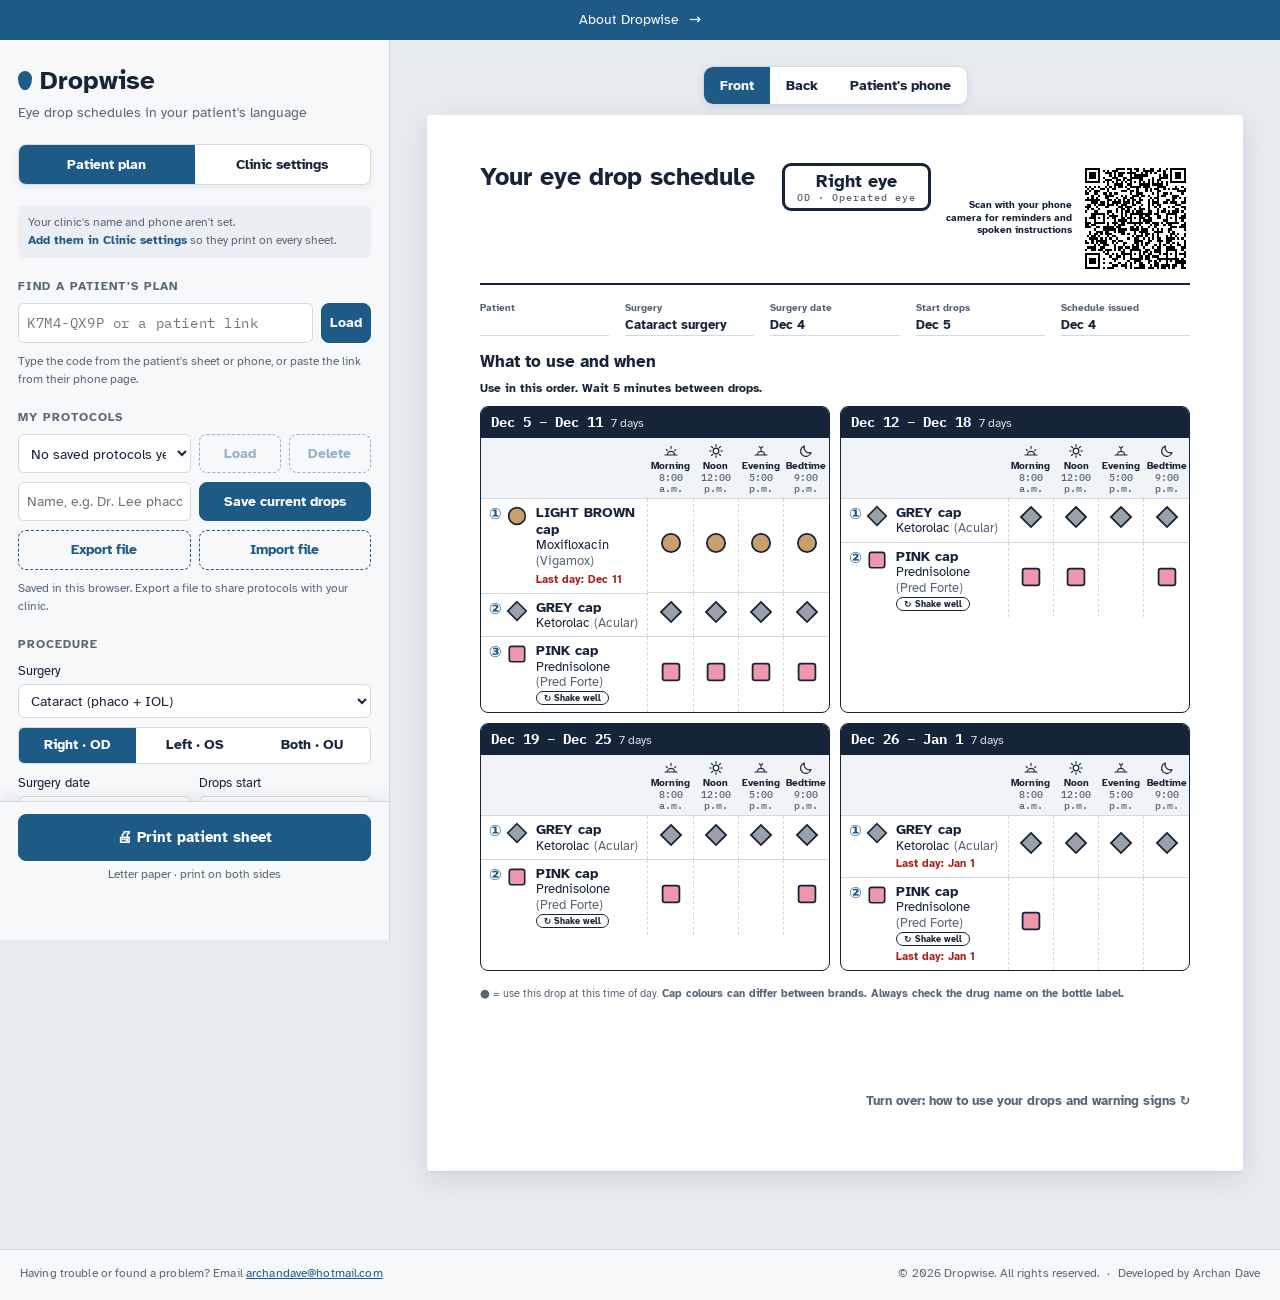
<file: index.html>
<!doctype html>
<html lang="en">
<head>
<meta charset="utf-8">
<meta name="viewport" content="width=device-width, initial-scale=1, viewport-fit=cover">
<title>Dropwise</title>
<meta name="description" content="Build eye drop schedules and patient sheets in eleven languages, after eye surgery and for glaucoma.">
<link rel="icon" href="icon.svg" type="image/svg+xml">
<link rel="preconnect" href="https://fonts.googleapis.com">
<link rel="stylesheet" href="https://fonts.googleapis.com/css2?family=Atkinson+Hyperlegible:wght@400;700&family=IBM+Plex+Mono:wght@500&family=Noto+Sans+Gurmukhi:wght@400;700&family=Noto+Naskh+Arabic:wght@400;700&family=Noto+Sans+Devanagari:wght@400;700&display=swap">
<link rel="stylesheet" href="css/dropwise.css">
<style>
/* Layout: clinician controls on the left; the patient sheet (front and back of one page) on a desk to the right. */
.app{display:grid;grid-template-columns:minmax(0,390px) minmax(0,1fr);min-height:100vh}
@media (max-width:960px){.app{grid-template-columns:minmax(0,1fr)}}

.panel{background:var(--panel);border-right:1px solid var(--rule);padding:22px 18px 40px;display:flex;flex-direction:column;gap:20px}
@media (min-width:961px){.panel{position:sticky;top:0;height:100vh;overflow-y:auto}}
@media (max-width:960px){.panel{border-right:0;border-bottom:1px solid var(--rule);padding-inline:16px}}
.brand h1{margin:0;font-size:1.6rem;display:flex;align-items:center;gap:8px}
.brand p{margin:2px 0 0;color:var(--muted);font-size:.9rem}
.drop-mark{width:14px;height:19px;background:var(--accent);border-radius:50%/60% 60% 40% 40%;transform:rotate(180deg);display:inline-block}
fieldset{border:0;margin:0;padding:0;display:flex;flex-direction:column;gap:9px}
legend{font-size:.72rem;font-weight:700;letter-spacing:.09em;text-transform:uppercase;color:var(--muted);padding:0;margin-bottom:8px}
label{display:flex;flex-direction:column;gap:3px;font-size:.84rem}
.row{display:grid;grid-template-columns:1fr 1fr;gap:8px}
.row3{display:grid;grid-template-columns:1fr 1fr 1fr;gap:8px}
input,select,textarea{font-size:.9rem;color:var(--ink);background:var(--field);border:1px solid var(--rule);border-radius:6px;padding:6px 8px;min-width:0;width:100%}
textarea{font-family:var(--f-mono);font-size:.78rem;line-height:1.45;resize:vertical}
.seg{display:grid;grid-auto-flow:column;grid-auto-columns:1fr;border:1px solid var(--rule);border-radius:6px;overflow:hidden}
.seg input{position:absolute;opacity:0;width:1px;height:1px}
.seg label{flex-direction:row;justify-content:center;padding:7px 4px;cursor:pointer;font-weight:700;background:var(--field);font-size:.85rem}
.seg input:checked+label{background:var(--accent);color:var(--accent-ink)}
.seg input:focus-visible+label{outline:2px solid var(--accent);outline-offset:-3px}
.check{flex-direction:row;align-items:center;gap:8px}.check input{width:auto}
.stack{display:flex;flex-direction:column;gap:10px}
.card{border:1px solid var(--rule);border-radius:8px;background:var(--field);padding:10px;display:flex;flex-direction:column;gap:8px}
.card-head{display:flex;align-items:center;gap:8px}.card-head select,.card-head input{flex:1}
.phases{list-style:none;margin:0;padding:0;display:flex;flex-direction:column;gap:5px}
.phases li{display:grid;grid-template-columns:minmax(0,1.5fr) minmax(0,.9fr) auto auto;align-items:center;gap:6px;font-size:.8rem;color:var(--muted)}
.phases select,.phases input{padding:4px 6px;font-size:.82rem}
.phases .ongoing{display:flex;flex-direction:row;align-items:center;gap:4px;white-space:nowrap;font-size:.78rem}
.phases .ongoing input{width:auto}
.x{border:0;background:transparent;color:var(--muted);font-size:1.1rem;line-height:1;cursor:pointer;padding:4px 6px;border-radius:4px}
.x:hover{color:var(--warn)}
.link{border:0;background:transparent;color:var(--accent);font-size:.84rem;font-weight:700;cursor:pointer;padding:2px 0;align-self:flex-start}
.btn{border:1px dashed var(--accent);background:transparent;color:var(--accent);font-weight:700;border-radius:8px;padding:8px;cursor:pointer;font-size:.88rem}
.btn.solid{border-style:solid;background:var(--accent);color:var(--accent-ink)}
.btn:disabled{opacity:.45;cursor:not-allowed}
.btns{display:grid;grid-template-columns:1fr 1fr;gap:8px}
.hint{font-size:.78rem;color:var(--muted);margin:0}
.basis{font-size:.8rem;color:var(--muted);border-top:1px solid var(--rule);padding-top:14px;display:flex;flex-direction:column;gap:6px}
.basis strong{color:var(--ink)}.basis a{color:var(--accent)}.basis ul{margin:0;padding-inline-start:18px}
.status{font-size:.8rem;color:var(--good);min-height:1.2em}
/* Preview switcher */
.view-seg{display:inline-flex;border:1px solid var(--rule);border-radius:10px;overflow:hidden;background:var(--field);position:sticky;top:10px;z-index:5;box-shadow:0 2px 8px rgba(20,30,45,.08)}
.view-seg button{border:0;background:transparent;color:var(--ink);padding:8px 16px;font-weight:700;font-size:.88rem;cursor:pointer}
.view-seg button[aria-selected="true"]{background:var(--accent);color:var(--accent-ink)}
.stage[data-view="front"] #back,.stage[data-view="back"] #front,.stage[data-view="phone"] .page,.stage:not([data-view="phone"]) .phone-wrap{display:none}
.phone-wrap{display:flex;flex-direction:column;align-items:center;gap:10px}
.phone-frame{width:390px;max-width:100%;height:780px;border:10px solid #16243a;border-radius:42px;overflow:hidden;background:var(--desk);box-shadow:0 10px 30px rgba(20,30,45,.18)}
.phone-frame iframe{width:100%;height:100%;border:0;display:block}
.phone-wrap .hint{max-width:390px;text-align:center}
/* Panel tabs: patient plan / clinic settings */
.ptabs{flex:none;display:grid;grid-template-columns:1fr 1fr;border:1px solid var(--rule);border-radius:8px;overflow:hidden;background:var(--field);position:sticky;top:0;z-index:4;box-shadow:0 -12px 0 var(--panel),0 2px 6px rgba(20,30,45,.08)}
@media (min-width:961px){.ptabs{top:-12px}}      /* the panel's top padding is inside the scroll area, so stick 10px below its edge */
.ptabs button{border:0;background:transparent;color:var(--ink);padding:9px 6px;font-weight:700;font-size:.88rem;cursor:pointer}
.ptabs button[aria-selected="true"]{background:var(--accent);color:var(--accent-ink)}
.ptabs button:focus-visible{outline:2px solid var(--accent);outline-offset:-3px}
.ptab{flex:none;display:flex;flex-direction:column;gap:20px}
.clinic-hint{background:var(--tint);border-radius:6px;padding:8px 10px}
.clinic-hint .link{display:inline;padding:0;font-size:inherit}
.gfreq{display:grid;grid-template-columns:auto minmax(0,1fr);align-items:center;gap:8px;font-size:.84rem}
.gtimes{font-size:.76rem;color:var(--muted);margin:-2px 0 0}
.meta.m4{grid-template-columns:repeat(4,minmax(0,1fr))}
@media (max-width:640px){.meta.m4{grid-template-columns:1fr 1fr}}
/* Print button pinned to the bottom of the panel */
.print-bar{position:sticky;bottom:-40px;z-index:4;margin:0 -18px -40px;padding:12px 18px calc(16px + 40px);background:var(--panel);border-top:1px solid var(--rule);display:flex;flex-direction:column;gap:4px;box-shadow:0 -6px 12px rgba(20,30,45,.06)}
@media (max-width:960px){.print-bar{bottom:0;margin:0 -16px;padding:12px 16px}}
.print-bar .btn{padding:11px;font-size:.95rem}
.print-bar .hint{text-align:center}
/* Follow-up appointments: labelled date (with a calendar button) and optional time */
.appt-row{display:grid;grid-template-columns:minmax(0,1.35fr) minmax(0,1fr) auto;gap:8px;align-items:end}
.appt-row label{font-size:.76rem;color:var(--muted);gap:2px}
.date-wrap{display:flex;gap:4px}
.date-wrap input{flex:1}
.cal-btn{border:1px solid var(--rule);background:var(--field);border-radius:6px;padding:0 8px;cursor:pointer;color:var(--accent);display:grid;place-items:center}
.cal-btn:hover{border-color:var(--accent)}
.cal-btn svg{width:18px;height:18px}
.appt-quick{display:flex;flex-wrap:wrap;gap:5px;align-items:center;font-size:.76rem}
/* Clinic */
.logo-row{display:flex;align-items:center;gap:10px}
.logo-prev{flex:1;min-width:0;height:44px;border:1px dashed var(--rule);border-radius:6px;display:grid;place-items:center;font-size:.78rem;color:var(--muted);overflow:hidden;background:var(--field)}
.logo-prev img{max-height:40px;max-width:100%}
.clinic-line{display:flex;align-items:center;gap:12px;flex-wrap:wrap;font-size:.9em;color:var(--muted);margin-bottom:-6px}
.clinic-line img{max-height:34px;max-width:2.6in}
.clinic-line b{color:var(--ink);font-size:1.05em}
/* Drug picker */
.card{position:relative}
.dpick{flex:1;min-width:0;display:flex;align-items:center;gap:8px;border:1px solid var(--rule);border-radius:6px;background:var(--field);color:var(--ink);padding:6px 8px;cursor:pointer;text-align:start}
.dpick:hover{border-color:var(--accent)}
.dp-txt{flex:1;min-width:0;white-space:nowrap;overflow:hidden;text-overflow:ellipsis;font-size:.9rem}
.dp-txt small{color:var(--muted);font-size:.85em}
.dp-caret{color:var(--muted)}
.dpop{border:1px solid var(--accent);border-radius:8px;background:var(--field);box-shadow:0 8px 24px rgba(20,30,45,.16);padding:6px;display:flex;flex-direction:column;gap:6px}
.dpop ul{list-style:none;margin:0;padding:0;max-height:260px;overflow-y:auto}
.dpop li{display:flex;gap:8px;align-items:flex-start;padding:6px 8px;border-radius:6px;cursor:pointer;font-size:.86rem;line-height:1.3}
.dpop li .mark{margin-top:2px}
.dpop li b{font-weight:700}
.dpop li .brand{color:var(--muted)}
.dpop li small{display:block;color:var(--muted);font-size:.85em}
.dpop li.on{background:color-mix(in srgb,var(--accent) 14%,transparent)}
.dpop li.none{cursor:default;color:var(--muted)}
/* Taper blocks */
.taper{display:flex;align-items:flex-end;gap:5px;flex-wrap:wrap;padding-top:4px}
.tb{display:flex;flex-direction:column;align-items:center;gap:2px;border:0;background:none;padding:0;cursor:pointer;color:var(--ink);min-width:38px}
.tb-bar{width:38px;border-radius:6px 6px 3px 3px;background:color-mix(in srgb,var(--accent) 22%,var(--field));border:1.5px solid color-mix(in srgb,var(--accent) 45%,transparent);display:flex;align-items:flex-start;justify-content:center;padding-top:3px}
.tb-bar b{font-size:.72rem}
.tb small{font-size:.7rem;color:var(--muted);font-family:var(--f-mono)}
.tb.sel .tb-bar{background:var(--accent);border-color:var(--accent);color:var(--accent-ink)}
.tb.add .tb-bar{height:24px;background:transparent;border-style:dashed;color:var(--accent)}
.tb:focus-visible{outline:2px solid var(--accent);outline-offset:2px;border-radius:6px}
.tedit{display:flex;align-items:center;gap:6px;flex-wrap:wrap;font-size:.82rem;background:var(--tint);border-radius:6px;padding:6px 8px}
.tedit select{flex:1;min-width:8em;padding:4px 6px;font-size:.84rem}
.tedit input[type=number]{width:4.5em;padding:4px 6px;font-size:.84rem}
.tedit-lbl{font-weight:700;font-size:.78rem}
.muted{color:var(--muted)}
.quick{display:flex;align-items:center;gap:5px;flex-wrap:wrap;font-size:.76rem}
.qchip{border:1px solid var(--rule);background:var(--field);color:var(--ink);border-radius:99px;padding:3px 9px;font-size:.76rem;cursor:pointer}
.qchip:hover{border-color:var(--accent);color:var(--accent)}
.about-bar{display:flex;justify-content:center;align-items:center;gap:10px;flex-wrap:wrap;padding:9px 16px;background:var(--accent);color:var(--accent-ink);text-decoration:none;font-size:.9rem;text-align:center}
.about-bar:hover span:first-child{text-decoration:underline}
.about-bar:focus-visible{outline:3px solid var(--flu);outline-offset:-3px}
.row-btn{display:grid;grid-template-columns:minmax(0,1fr) auto;gap:8px}
.row-btn input{font-family:var(--f-mono);letter-spacing:.04em}
.code-out{font-family:var(--f-mono);font-size:1.45rem;font-weight:500;letter-spacing:.08em;text-align:center;padding:6px;border:1.5px dashed var(--accent);border-radius:8px;color:var(--ink)}
.code-out.stale{font-family:var(--f-body);font-size:.82rem;letter-spacing:0;border-color:var(--warn);text-align:start}
.hint.err{color:var(--warn)}
.code-line{margin:4px 0 0;font-size:.72em;font-weight:700;text-align:end}
.code-line b{display:block;font-family:var(--f-mono);font-size:1.5em;letter-spacing:.06em}
.site-foot{border-top:1px solid var(--rule);background:var(--panel);padding:14px 20px 18px;display:flex;justify-content:space-between;align-items:center;flex-wrap:wrap;gap:4px 24px;font-size:.76rem;color:var(--muted);letter-spacing:.01em}
.site-foot p{margin:0}
.site-foot .legal{display:flex;flex-wrap:wrap;gap:2px 8px}
@media (max-width:600px){.site-foot .sep{display:none}.site-foot .legal{flex-direction:column}}
.site-foot a{color:var(--accent)}
.fit-warn{width:100%;max-width:8.5in;margin:0;background:var(--warn-bg);color:var(--ink);border-inline-start:4px solid var(--warn);padding:8px 12px;border-radius:4px;font-size:.88rem}

/* Sheet: two sides of one letter page */
.stage{padding:26px 24px 60px;display:flex;flex-direction:column;align-items:center;gap:10px;min-width:0}
@media (max-width:960px){.stage{padding-inline:16px}}
.side-label{width:100%;max-width:8.5in;font-size:.72rem;font-weight:700;letter-spacing:.09em;text-transform:uppercase;color:var(--muted)}
.page{background:var(--paper);width:100%;max-width:8.5in;border-radius:3px;box-shadow:0 1px 2px rgba(20,30,45,.08),0 8px 28px rgba(20,30,45,.10);
  padding:.5in .55in;display:flex;flex-direction:column;gap:16px;font-size:14px;line-height:1.4;margin-bottom:18px}
@media (min-width:961px){.page{min-height:11in}}
@media (max-width:640px){.page{padding:20px 16px}}
.page:lang(ar){font-size:15px}
/* Auto-fit: the builder steps the text down until each side fits one letter page */
.page.fit1{font-size:13px;gap:12px}.page.fit2{font-size:12px;gap:9px}.page.fit3{font-size:11px;gap:7px}
.page.fit2 .pc td,.page.fit3 .pc td{padding-block:4px}
.page.fit2 .how-grid .picto,.page.fit3 .how-grid .picto{width:42px;height:42px}
.page.fit2 .how-grid li,.page.fit3 .how-grid li{grid-template-columns:42px minmax(0,1fr);padding:6px 8px;gap:8px}
.page.fit2 .how-grid,.page.fit3 .how-grid{gap:6px}
.page.fit3 .warn{padding:8px 12px}.page.fit3 .warn ul,.page.fit3 .tips{gap:2px}
.page.fit3 .missed{padding:6px 10px}
.page.fit2 .info-tbl td,.page.fit3 .info-tbl td{padding-block:3px}.page.fit3 .info-se{font-size:.86em}
.page.fit3 .s-sec{gap:5px}.page.fit3 .pc td.pc-name{padding-block:4px}
.measure{position:absolute;left:-10000px;top:0;width:8.5in!important;max-width:none!important;min-height:0!important;padding:.42in .5in!important;visibility:hidden}
.s-head{display:flex;justify-content:space-between;align-items:flex-start;gap:14px;flex-wrap:wrap;border-bottom:2px solid var(--ink);padding-bottom:10px}
.s-head h2{margin:0;font-size:1.55rem;line-height:1.15;text-wrap:balance}
/* On paper (and wide screens) the title wraps beside the eye badge and QR code instead of pushing them onto a new row */
@media (min-width:641px){.s-head{flex-wrap:nowrap}.s-head h2{flex:1 1 0;min-width:0}.head-right{flex:none}}
.measure .s-head{flex-wrap:nowrap}.measure .s-head h2{flex:1 1 0;min-width:0}.measure .head-right{flex:none}
.eye-badge{border:3px solid var(--ink);border-radius:9px;padding:5px 12px;text-align:center;font-weight:700;font-size:1.15rem;line-height:1.15}
.eye-badge small{display:block;font-family:var(--f-mono);font-size:.62rem;letter-spacing:.1em;color:var(--muted);font-weight:500}
.meta{display:grid;grid-template-columns:repeat(5,minmax(0,1fr));gap:6px 16px;margin:0}
@media (max-width:640px){.meta{grid-template-columns:1fr 1fr}}
.meta div{display:flex;flex-direction:column;gap:1px;min-width:0}
.meta dt{font-size:.72em;font-weight:700;color:var(--muted)}
.meta dt .en{display:inline;margin-inline-start:4px;font-size:1em}
.meta dd{margin:0;font-weight:700;border-bottom:1px solid var(--rule);min-height:1.5em;overflow-wrap:anywhere;font-size:.95em}
.meta dd .en{font-weight:400}
.s-sec{display:flex;flex-direction:column;gap:8px}
.s-sec h3{margin:0;font-size:1.05rem;line-height:1.2}
.s-sec h3 .en{display:inline;margin-inline-start:6px;font-size:.78em}
.bottom{display:grid;grid-template-columns:repeat(auto-fit,minmax(260px,1fr));gap:16px;align-items:start}
.head-right{display:flex;align-items:flex-start;gap:10px}
.qr-box{display:flex;align-items:center;gap:8px;max-width:2.6in}
.qr-box .qr{width:1.15in;height:1.15in;flex:none}
.qr-box .qr svg{width:100%;height:100%;display:block}
.qr-box p{margin:0;font-weight:700;font-size:.72em;line-height:1.25;text-align:end}
.qr-box p .en{font-size:.95em}
@media (max-width:640px){.head-right{flex-wrap:wrap}.qr-box{max-width:none}}
.turn{margin-top:auto;text-align:end;font-weight:700;font-size:.9em;color:var(--muted)}
.turn .en{display:inline;margin-inline-start:6px}
.s-foot{margin-top:auto;border-top:2px solid var(--ink);padding-top:10px;display:flex;justify-content:space-between;gap:14px;flex-wrap:wrap;font-weight:700}
.brandline{font-size:.7rem;color:var(--muted);font-weight:400}

@media print{
  @page{size:letter;margin:0}                        /* no margin = no browser header/footer (URL, date, page numbers) */
  .panel,.side-label,.fit-warn,.about-bar,.view-seg,.phone-wrap,.site-foot{display:none!important}
  .stage .page{display:flex!important}
  :root{--paper:#fff;--ink:#000;--muted:#3d4650;--rule:#b8c0c8;--desk:#fff;--tint:#eef1f4;color-scheme:light}
  html,body{background:#fff}
  .app{display:block;min-height:0}.stage{padding:0;display:block}
  .page{box-shadow:none;border-radius:0;max-width:none;width:8.5in;min-height:10.98in;margin:0;padding:.42in .5in;
    break-after:page;page-break-after:always;-webkit-box-decoration-break:clone;box-decoration-break:clone}
  .page:last-child{break-after:auto;page-break-after:auto}
  .how-grid{grid-template-columns:repeat(3,minmax(0,1fr))}
  .glance tr,.when-tbl tr,.how-grid li,.warn,.qr-box{break-inside:avoid}
  *{-webkit-print-color-adjust:exact;print-color-adjust:exact}
}
</style>
</head>
<body>
<a class="about-bar" href="about.html"><span>About Dropwise</span><span aria-hidden="true">→</span></a>
<div class="app">
  <aside class="panel" aria-label="Schedule settings">
    <div class="brand">
      <h1><span class="drop-mark" aria-hidden="true"></span>Dropwise</h1>
      <p>Eye drop schedules in your patient's language</p>
    </div>

    <div class="ptabs" role="tablist" aria-label="Builder sections">
      <button type="button" role="tab" id="tabPlanBtn" data-ptab="plan" aria-controls="tabPlan" aria-selected="true">Patient plan</button>
      <button type="button" role="tab" id="tabClinicBtn" data-ptab="clinic" aria-controls="tabClinic" aria-selected="false" tabindex="-1">Clinic settings</button>
    </div>

    <div class="ptab" id="tabPlan" role="tabpanel" aria-labelledby="tabPlanBtn">
    <p class="hint clinic-hint" id="clinicHint" hidden>Your clinic's name and phone aren't set. <button class="link" type="button" data-goto="clinic">Add them in Clinic settings</button> so they print on every sheet.</p>

    <fieldset>
      <legend>Find a patient's plan</legend>
      <div class="row-btn">
        <input type="text" id="codeIn" placeholder="K7M4-QX9P or a patient link" autocomplete="off" autocapitalize="characters" spellcheck="false" aria-label="Patient code or link">
        <button class="btn solid" type="button" id="codeLoad">Load</button>
      </div>
      <p class="hint" id="codeMsg" role="status">Type the code from the patient's sheet or phone, or paste the link from their phone page.</p>
    </fieldset>

    <fieldset>
      <legend>My protocols</legend>
      <div class="row">
        <select id="protoList" aria-label="Saved protocols"></select>
        <div class="btns"><button class="btn" type="button" id="protoLoad">Load</button><button class="btn" type="button" id="protoDelete">Delete</button></div>
      </div>
      <div class="row">
        <input type="text" id="protoName" placeholder="Name, e.g. Dr. Lee phaco">
        <button class="btn solid" type="button" id="protoSave">Save current drops</button>
      </div>
      <div class="btns">
        <button class="btn" type="button" id="protoExport">Export file</button>
        <button class="btn" type="button" id="protoImportBtn">Import file</button>
      </div>
      <input type="file" id="protoImport" accept=".json,application/json" hidden>
      <p class="hint">Saved in this browser. Export a file to share protocols with your clinic.</p>
    </fieldset>

    <fieldset>
      <legend>Procedure</legend>
      <label>Surgery<select id="surgery"></select></label>
      <div class="stack" id="customFields" hidden>
        <label>Surgery name<input type="text" id="sn" maxlength="60" placeholder="e.g. Ahmed valve, pterygium excision"></label>
        <label>Name in patient's language (optional)<input type="text" id="snl" maxlength="60" placeholder="Leave blank to show the name above"></label>
        <button class="btn solid" type="button" id="saveSurgery">Save as a new surgery</button>
        <p class="hint">Set up the drops below, then save. Saved surgeries appear in the Surgery list on this computer. Export them under My protocols to share with your clinic.</p>
      </div>
      <div class="seg" role="radiogroup" aria-label="Operated eye" id="eyeSeg">
        <input type="radio" name="eye" id="eyeR" value="R" checked><label for="eyeR">Right · OD</label>
        <input type="radio" name="eye" id="eyeL" value="L"><label for="eyeL">Left · OS</label>
        <input type="radio" name="eye" id="eyeB" value="B"><label for="eyeB">Both · OU</label>
      </div>
      <div class="row" id="dateRow">
        <label id="sdateLbl">Surgery date<input type="date" id="sdate"></label>
        <label><span id="startTxt">Drops start</span><input type="date" id="start"></label>
      </div>
    </fieldset>

    <fieldset>
      <legend>Patient sheet</legend>
      <label>Language<select id="lang"></select></label>
      <label class="check"><input type="checkbox" id="bi" checked> Show English under each line</label>
      <label>Patient name<input type="text" id="patient" placeholder="Leave blank to handwrite" autocomplete="off"></label>
      <p class="hint">The patient name prints on the sheet only. It is never put in the QR code or link.</p>
    </fieldset>

    <fieldset>
      <legend id="dropsLegend">Drops &amp; taper</legend>
      <div class="stack" id="drops"></div>
      <div class="btns">
        <button class="btn" type="button" id="addDrop">+ Add a drop</button>
        <button class="btn" type="button" id="addSecond">+ Second-eye course</button>
      </div>
      <p class="hint" id="dropsHint">Tick "until told" on a last step for drops that continue indefinitely.</p>
    </fieldset>

    <fieldset id="usualSet">
      <legend>Patient's usual drops</legend>
      <div class="stack" id="usual"></div>
      <button class="btn" type="button" id="addUsual">+ Add a usual drop</button>
    </fieldset>

    <fieldset>
      <legend>Follow-up appointments</legend>
      <div class="stack" id="appts"></div>
      <button class="btn" type="button" id="addAppt">+ Add an appointment</button>
    </fieldset>

    <fieldset>
      <legend>Patient phone page</legend>
      <div class="btns">
        <a class="btn solid" id="openPatient" href="patient.html" target="_blank" rel="noopener" style="text-align:center;text-decoration:none">Open phone view</a>
        <button class="btn" type="button" id="copyLink">Copy link</button>
      </div>
      <button class="btn" type="button" id="codeMake">Create patient code</button>
      <div class="code-out" id="codeOut" hidden></div>
      <p class="hint" id="codeMakeMsg" role="status" hidden></p>
      <p class="hint">A code lets any clinic using Dropwise load this plan by typing it in. Only the drop plan is saved, never the patient's name.</p>
    </fieldset>

    <fieldset>
      <legend>Chart note</legend>
      <textarea id="note" rows="8" readonly aria-label="Chart note"></textarea>
      <button class="btn" type="button" id="copyNote">Copy chart note</button>
      <div class="status" id="status" role="status"></div>
    </fieldset>

    <div class="basis" id="basis"></div>
    <div class="print-bar">
      <button class="btn solid" type="button" id="printBtn">🖨 Print patient sheet</button>
      <span class="hint">Letter paper · print on both sides</span>
    </div>
    </div>

    <div class="ptab" id="tabClinic" role="tabpanel" aria-labelledby="tabClinicBtn" hidden>
    <fieldset>
      <legend>Your clinic</legend>
      <div class="row">
        <label>Clinic name<input type="text" id="clinic" maxlength="60" placeholder="Eye Care Centre" autocomplete="organization"></label>
        <label>Clinic phone<input type="text" id="phone" maxlength="30" placeholder="604-555-0100"></label>
      </div>
      <div class="logo-row">
        <div class="logo-prev" id="logoPrev">No logo</div>
        <div class="btns"><button class="btn" type="button" id="logoBtn">Add logo</button><button class="btn" type="button" id="logoRm" hidden>Remove</button></div>
      </div>
      <input type="file" id="logoFile" accept="image/png,image/jpeg,image/webp,image/svg+xml" hidden>
      <p class="hint">Saved on this computer and printed on every sheet. The clinic name and phone also show on the patient's phone page, so patients can call with one tap.</p>
    </fieldset>

    <p class="hint">Nothing here is sent to a server. Clinic details stay in this browser until you change or remove them.</p>
    <button class="btn solid" type="button" data-goto="plan">Done: back to the patient plan</button>
    </div>
  </aside>

  <main class="stage" id="stage" data-view="front">
    <div class="view-seg" role="tablist" aria-label="Preview">
      <button type="button" role="tab" data-view="front" aria-selected="true">Front</button>
      <button type="button" role="tab" data-view="back" aria-selected="false">Back</button>
      <button type="button" role="tab" data-view="phone" aria-selected="false">Patient's phone</button>
    </div>
    <p class="fit-warn" id="fitWarn" hidden>This schedule is too long for one page and will print on an extra sheet. Consider splitting the second-eye course onto its own sheet.</p>
    <article class="page" id="front"></article>
    <article class="page" id="back"></article>
    <div class="phone-wrap" id="phoneWrap">
      <div class="phone-frame"><iframe id="phoneFrame" title="Preview of the patient's phone page"></iframe></div>
      <p class="hint">Live preview of what the QR code opens. Nothing you tap here is saved. If it stays blank, use Open phone view.</p>
    </div>
  </main>
</div>
<footer class="site-foot">
  <p>Having trouble or found a problem? Email <a href="mailto:archandave@hotmail.com?subject=Dropwise">archandave@hotmail.com</a></p>
  <p class="legal"><span>© 2026 Dropwise. All rights reserved.</span><span class="sep" aria-hidden="true">·</span><span>Developed by Archan Dave</span></p>
</footer>

<script src="js/i18n.js"></script>
<script src="js/qr.js"></script>
<script src="js/core.js"></script>
<script src="js/builder.js"></script>
</body>
</html>
</file>
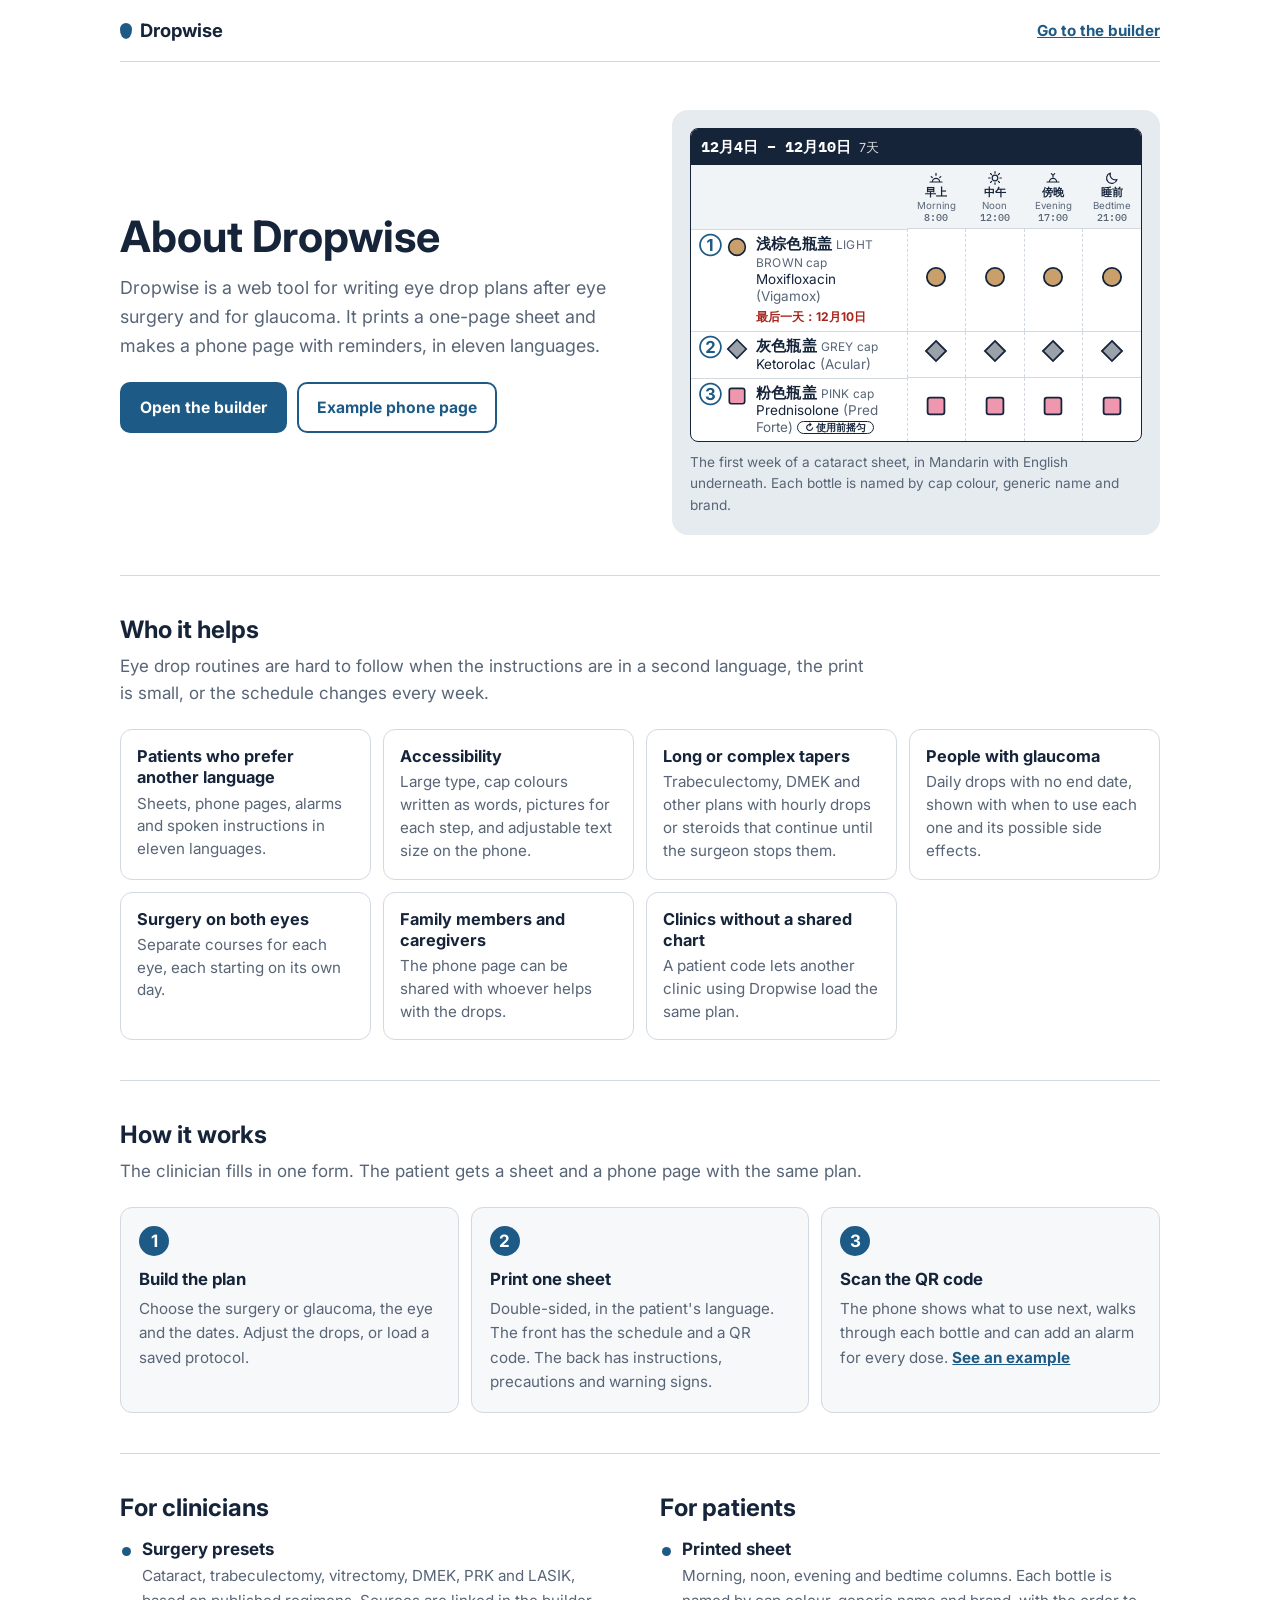
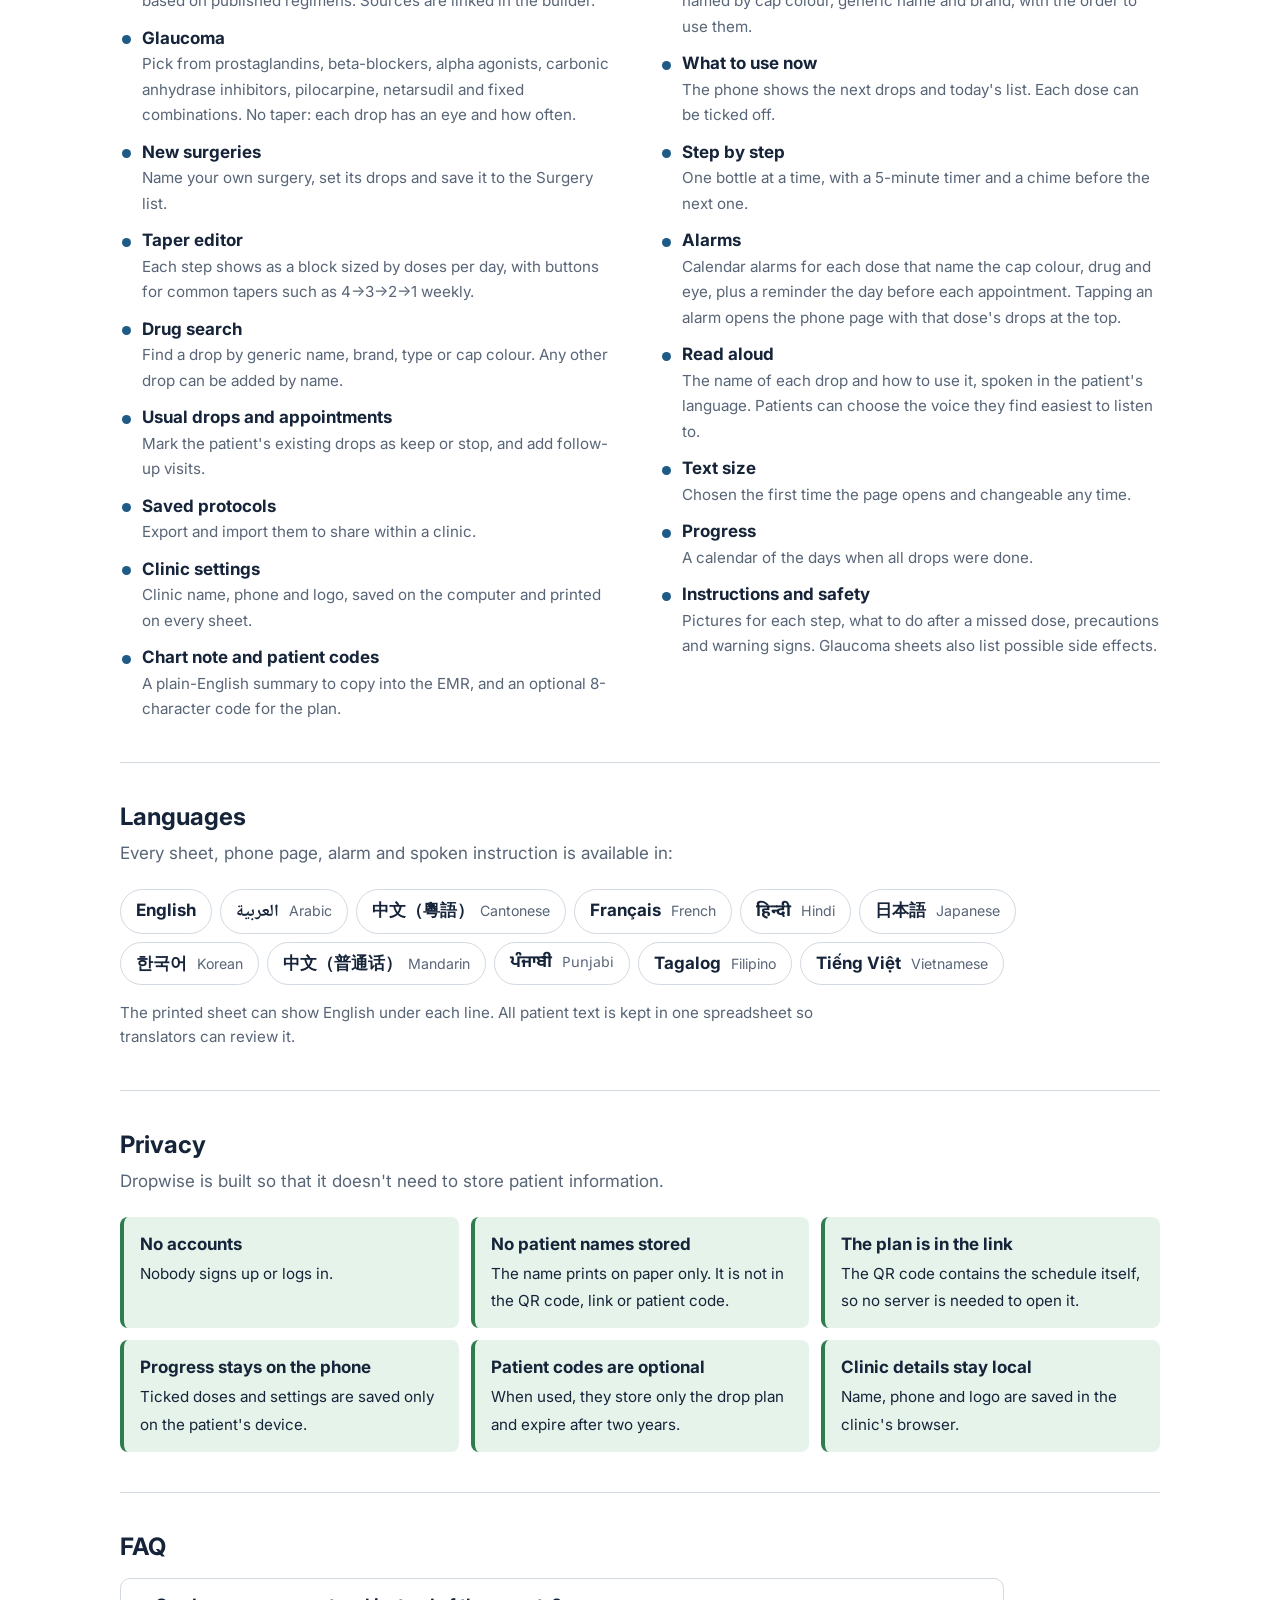
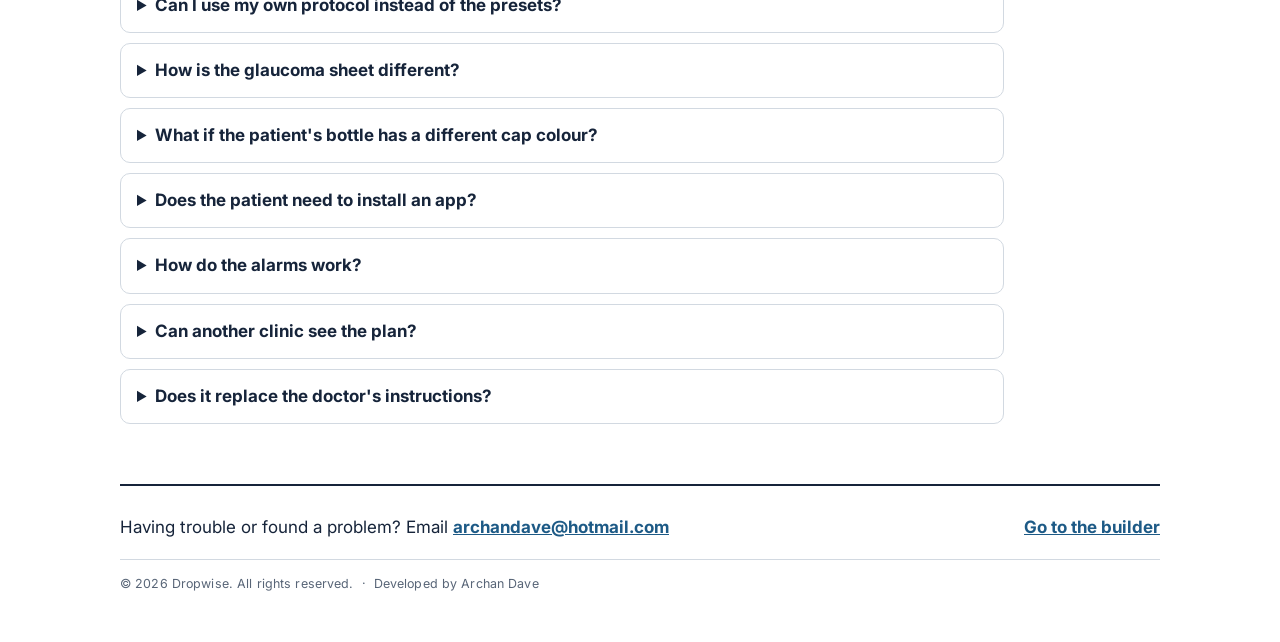
<file: about.html>
<!doctype html>
<html lang="en">
<head>
<meta charset="utf-8">
<meta name="viewport" content="width=device-width, initial-scale=1, viewport-fit=cover">
<title>About Dropwise</title>
<meta name="description" content="What Dropwise does: eye drop schedules after eye surgery and for glaucoma, as a printed sheet and a phone page in eleven languages.">
<link rel="icon" href="icon.svg" type="image/svg+xml">
<link rel="preconnect" href="https://fonts.googleapis.com">
<link rel="stylesheet" href="https://fonts.googleapis.com/css2?family=Inter:wght@400;500;600;700&family=IBM+Plex+Mono:wght@500&family=Noto+Sans+Gurmukhi:wght@400;700&family=Noto+Naskh+Arabic:wght@400;700&family=Noto+Sans+Devanagari:wght@400;700&display=swap">
<link rel="stylesheet" href="css/dropwise.css">
<style>
/* Layout: a hero that pairs a short description with a real pill card drawn by the app, then one section per topic. */
/* This page uses Inter; the sample card and language chips keep their script fonts through var(--f-body) */
:root{--f-body:"Inter", system-ui, -apple-system, "Segoe UI", sans-serif}
body{background:var(--paper);font-size:17px;line-height:1.6;font-family:var(--f-body)}
.wrap{max-width:1080px;margin:0 auto;padding-inline:20px}
.nav{display:flex;justify-content:space-between;align-items:center;gap:12px;padding-block:16px;border-bottom:1px solid var(--rule)}
.logo{display:flex;align-items:center;gap:8px;font-weight:700;font-size:1.15rem;color:var(--ink);text-decoration:none}
.drop-mark{width:12px;height:16px;background:var(--accent);border-radius:50%/60% 60% 40% 40%;transform:rotate(180deg);display:inline-block}
.nav a.cta{font-weight:700;color:var(--accent);font-size:.95rem}

.hero{display:grid;grid-template-columns:minmax(0,1.05fr) minmax(0,1fr);gap:40px;align-items:center;padding-block:48px 40px}
@media (max-width:860px){.hero{grid-template-columns:minmax(0,1fr);gap:28px;padding-block:32px}}
h1{font-size:clamp(1.9rem,4.4vw,2.7rem);line-height:1.12;margin:0 0 14px;text-wrap:balance}
.lede{font-size:1.12rem;color:var(--muted);margin:0 0 22px;max-width:34em}
.buttons{display:flex;flex-wrap:wrap;gap:10px}
.button{display:inline-flex;align-items:center;gap:6px;border-radius:10px;padding:11px 18px;font-weight:700;text-decoration:none;border:2px solid var(--accent);font-size:.98rem}
.button.solid{background:var(--accent);color:var(--accent-ink)}
.button.ghost{color:var(--accent);background:transparent}
.sample{background:var(--desk);border-radius:16px;padding:18px;margin:0;display:flex;flex-direction:column;gap:10px}
.sample .pcards{grid-template-columns:minmax(0,1fr)}
.sample .pcard{background:var(--paper);font-size:15px}
.sample .key,.sample .order-note{display:none}
.sample figcaption{font-size:.85rem;color:var(--muted)}

section.block{padding-block:40px;border-top:1px solid var(--rule)}
h2{font-size:1.5rem;line-height:1.2;margin:0 0 8px}
.sub{color:var(--muted);margin:0 0 22px;max-width:44em}

.cards{display:grid;grid-template-columns:repeat(auto-fill,minmax(min(100%,240px),1fr));gap:12px}
.cards article{border:1px solid var(--rule);border-radius:12px;padding:16px;background:var(--paper)}
.cards h3{font-size:1.02rem;margin:0 0 4px;line-height:1.3}
.cards p{margin:0;color:var(--muted);font-size:.95rem;line-height:1.5}

.steps{list-style:none;margin:0;padding:0;display:grid;grid-template-columns:repeat(auto-fit,minmax(min(100%,260px),1fr));gap:12px;counter-reset:step}
.steps li{border:1px solid var(--rule);border-radius:12px;padding:18px;counter-increment:step;background:var(--panel)}
.steps li::before{content:counter(step);display:grid;place-items:center;width:30px;height:30px;border-radius:50%;background:var(--accent);color:var(--accent-ink);font-weight:700;margin-bottom:10px}
.steps h3{font-size:1.05rem;margin:0 0 4px}
.steps p{margin:0;color:var(--muted);font-size:.95rem}
.steps a{color:var(--accent);font-weight:700}

.two{display:grid;grid-template-columns:repeat(2,minmax(0,1fr));gap:40px}
@media (max-width:860px){.two{grid-template-columns:minmax(0,1fr);gap:32px}}
.feat{list-style:none;margin:14px 0 0;padding:0;display:flex;flex-direction:column;gap:12px}
.feat li{position:relative;padding-inline-start:22px;line-height:1.5}
.feat li::before{content:"";position:absolute;inset-inline-start:2px;top:.55em;width:9px;height:9px;border-radius:50%;background:var(--accent)}
.feat b{display:block}
.feat span{color:var(--muted);font-size:.95rem}

.langs{display:flex;flex-wrap:wrap;gap:8px;list-style:none;margin:0;padding:0}
.langs li{border:1px solid var(--rule);border-radius:99px;padding:7px 15px;font-weight:700;background:var(--paper)}
.langs li small{font-weight:400;color:var(--muted);margin-inline-start:6px}
.note{color:var(--muted);margin:16px 0 0;max-width:46em;font-size:.95rem}

.privacy{display:grid;grid-template-columns:repeat(auto-fill,minmax(min(100%,300px),1fr));gap:12px}
.privacy div{border-inline-start:4px solid var(--good);background:var(--good-bg);border-radius:8px;padding:14px 16px}
.privacy b{display:block;margin-bottom:2px}
.privacy span{font-size:.95rem}

.faq{display:flex;flex-direction:column;gap:10px;max-width:52em;margin-top:16px}
.faq details{border:1px solid var(--rule);border-radius:10px;padding:13px 16px;background:var(--paper)}
.faq summary{font-weight:700;cursor:pointer}
.faq p{margin:8px 0 0;color:var(--muted)}

footer{border-top:2px solid var(--ink);margin-top:20px;padding-block:28px 48px;display:flex;flex-direction:column;gap:18px}
.foot-row{display:flex;justify-content:space-between;align-items:center;gap:12px 24px;flex-wrap:wrap}
.contact{margin:0}
footer a{color:var(--accent);font-weight:700}
.contact a{overflow-wrap:anywhere}
.foot-legal{margin:0;border-top:1px solid var(--rule);padding-top:14px;display:flex;flex-wrap:wrap;gap:2px 8px;font-size:.78rem;font-weight:400;color:var(--muted);letter-spacing:.01em}
@media (max-width:600px){.foot-legal .sep{display:none}.foot-legal{flex-direction:column}}
</style>
</head>
<body>
<div class="wrap">
  <nav class="nav" aria-label="Dropwise">
    <a class="logo" href="index.html"><span class="drop-mark" aria-hidden="true"></span>Dropwise</a>
    <a class="cta" href="index.html">Go to the builder</a>
  </nav>

  <header class="hero">
    <div>
      <h1>About Dropwise</h1>
      <p class="lede">Dropwise is a web tool for writing eye drop plans after eye surgery and for glaucoma. It prints a one-page sheet and makes a phone page with reminders, in eleven languages.</p>
      <div class="buttons">
        <a class="button solid" href="index.html">Open the builder</a>
        <a class="button ghost" id="exampleLink" href="patient.html" target="_blank" rel="noopener">Example phone page</a>
      </div>
    </div>
    <figure class="sample" aria-label="Sample from a patient sheet">
      <div id="sampleCard"></div>
      <figcaption>The first week of a cataract sheet, in Mandarin with English underneath. Each bottle is named by cap colour, generic name and brand.</figcaption>
    </figure>
  </header>

  <section class="block" aria-labelledby="who">
    <h2 id="who">Who it helps</h2>
    <p class="sub">Eye drop routines are hard to follow when the instructions are in a second language, the print is small, or the schedule changes every week.</p>
    <div class="cards">
      <article><h3>Patients who prefer another language</h3><p>Sheets, phone pages, alarms and spoken instructions in eleven languages.</p></article>
      <article><h3>Accessibility</h3><p>Large type, cap colours written as words, pictures for each step, and adjustable text size on the phone.</p></article>
      <article><h3>Long or complex tapers</h3><p>Trabeculectomy, DMEK and other plans with hourly drops or steroids that continue until the surgeon stops them.</p></article>
      <article><h3>People with glaucoma</h3><p>Daily drops with no end date, shown with when to use each one and its possible side effects.</p></article>
      <article><h3>Surgery on both eyes</h3><p>Separate courses for each eye, each starting on its own day.</p></article>
      <article><h3>Family members and caregivers</h3><p>The phone page can be shared with whoever helps with the drops.</p></article>
      <article><h3>Clinics without a shared chart</h3><p>A patient code lets another clinic using Dropwise load the same plan.</p></article>
    </div>
  </section>

  <section class="block" aria-labelledby="how">
    <h2 id="how">How it works</h2>
    <p class="sub">The clinician fills in one form. The patient gets a sheet and a phone page with the same plan.</p>
    <ol class="steps">
      <li><h3>Build the plan</h3><p>Choose the surgery or glaucoma, the eye and the dates. Adjust the drops, or load a saved protocol.</p></li>
      <li><h3>Print one sheet</h3><p>Double-sided, in the patient's language. The front has the schedule and a QR code. The back has instructions, precautions and warning signs.</p></li>
      <li><h3>Scan the QR code</h3><p>The phone shows what to use next, walks through each bottle and can add an alarm for every dose. <a id="exampleLink2" href="patient.html" target="_blank" rel="noopener">See an example</a></p></li>
    </ol>
  </section>

  <section class="block" aria-labelledby="clin">
    <div class="two">
      <div>
        <h2 id="clin">For clinicians</h2>
        <ul class="feat">
          <li><b>Surgery presets</b><span>Cataract, trabeculectomy, vitrectomy, DMEK, PRK and LASIK, based on published regimens. Sources are linked in the builder.</span></li>
          <li><b>Glaucoma</b><span>Pick from prostaglandins, beta-blockers, alpha agonists, carbonic anhydrase inhibitors, pilocarpine, netarsudil and fixed combinations. No taper: each drop has an eye and how often.</span></li>
          <li><b>New surgeries</b><span>Name your own surgery, set its drops and save it to the Surgery list.</span></li>
          <li><b>Taper editor</b><span>Each step shows as a block sized by doses per day, with buttons for common tapers such as 4→3→2→1 weekly.</span></li>
          <li><b>Drug search</b><span>Find a drop by generic name, brand, type or cap colour. Any other drop can be added by name.</span></li>
          <li><b>Usual drops and appointments</b><span>Mark the patient's existing drops as keep or stop, and add follow-up visits.</span></li>
          <li><b>Saved protocols</b><span>Export and import them to share within a clinic.</span></li>
          <li><b>Clinic settings</b><span>Clinic name, phone and logo, saved on the computer and printed on every sheet.</span></li>
          <li><b>Chart note and patient codes</b><span>A plain-English summary to copy into the EMR, and an optional 8-character code for the plan.</span></li>
        </ul>
      </div>
      <div>
        <h2 id="pat">For patients</h2>
        <ul class="feat">
          <li><b>Printed sheet</b><span>Morning, noon, evening and bedtime columns. Each bottle is named by cap colour, generic name and brand, with the order to use them.</span></li>
          <li><b>What to use now</b><span>The phone shows the next drops and today's list. Each dose can be ticked off.</span></li>
          <li><b>Step by step</b><span>One bottle at a time, with a 5-minute timer and a chime before the next one.</span></li>
          <li><b>Alarms</b><span>Calendar alarms for each dose that name the cap colour, drug and eye, plus a reminder the day before each appointment. Tapping an alarm opens the phone page with that dose's drops at the top.</span></li>
          <li><b>Read aloud</b><span>The name of each drop and how to use it, spoken in the patient's language. Patients can choose the voice they find easiest to listen to.</span></li>
          <li><b>Text size</b><span>Chosen the first time the page opens and changeable any time.</span></li>
          <li><b>Progress</b><span>A calendar of the days when all drops were done.</span></li>
          <li><b>Instructions and safety</b><span>Pictures for each step, what to do after a missed dose, precautions and warning signs. Glaucoma sheets also list possible side effects.</span></li>
        </ul>
      </div>
    </div>
  </section>

  <section class="block" aria-labelledby="langs">
    <h2 id="langs">Languages</h2>
    <p class="sub">Every sheet, phone page, alarm and spoken instruction is available in:</p>
    <ul class="langs">
      <li>English</li>
      <li><span lang="ar" dir="rtl">العربية</span> <small>Arabic</small></li>
      <li lang="zh-Hant">中文（粵語）<small>Cantonese</small></li>
      <li lang="fr">Français <small>French</small></li>
      <li lang="hi">हिन्दी <small>Hindi</small></li>
      <li lang="ja">日本語 <small>Japanese</small></li>
      <li lang="ko">한국어 <small>Korean</small></li>
      <li lang="zh-Hans">中文（普通话）<small>Mandarin</small></li>
      <li lang="pa">ਪੰਜਾਬੀ <small>Punjabi</small></li>
      <li lang="tl">Tagalog <small>Filipino</small></li>
      <li lang="vi">Tiếng Việt <small>Vietnamese</small></li>
    </ul>
    <p class="note">The printed sheet can show English under each line. All patient text is kept in one spreadsheet so translators can review it.</p>
  </section>

  <section class="block" aria-labelledby="privacy">
    <h2 id="privacy">Privacy</h2>
    <p class="sub">Dropwise is built so that it doesn't need to store patient information.</p>
    <div class="privacy">
      <div><b>No accounts</b><span>Nobody signs up or logs in.</span></div>
      <div><b>No patient names stored</b><span>The name prints on paper only. It is not in the QR code, link or patient code.</span></div>
      <div><b>The plan is in the link</b><span>The QR code contains the schedule itself, so no server is needed to open it.</span></div>
      <div><b>Progress stays on the phone</b><span>Ticked doses and settings are saved only on the patient's device.</span></div>
      <div><b>Patient codes are optional</b><span>When used, they store only the drop plan and expire after two years.</span></div>
      <div><b>Clinic details stay local</b><span>Name, phone and logo are saved in the clinic's browser.</span></div>
    </div>
  </section>

  <section class="block" aria-labelledby="faq">
    <h2 id="faq">FAQ</h2>
    <div class="faq">
      <details><summary>Can I use my own protocol instead of the presets?</summary><p>Yes. Every drop and taper step can be edited, and the result can be saved as a protocol or as a new surgery.</p></details>
      <details><summary>How is the glaucoma sheet different?</summary><p>There is no taper or end date. The sheet shows one "every day" card with the time of day for each drop, then a card per bottle with which eye, how often and possible side effects. The back has glaucoma precautions and warning signs.</p></details>
      <details><summary>What if the patient's bottle has a different cap colour?</summary><p>Change the cap colour for that drop in the builder. The sheet, phone page and alarms also remind patients to check the drug name on the label.</p></details>
      <details><summary>Does the patient need to install an app?</summary><p>No. The QR code opens a web page. It can be added to the home screen and works without internet once opened.</p></details>
      <details><summary>How do the alarms work?</summary><p>The phone page creates a calendar file, and the phone's calendar sounds an alarm at each dose time. Tapping an alarm opens the phone page with the drops due at that time, for that day of the plan, at the top. If the plan changes, the patient is told to delete the old alarms before adding new ones.</p></details>
      <details><summary>Can another clinic see the plan?</summary><p>Only if the patient shares their link or code. A clinic that uses Dropwise can enter the code to load the plan.</p></details>
      <details><summary>Does it replace the doctor's instructions?</summary><p>No. The presets are starting points. The sheet shows whatever the prescribing doctor sets, and patients should follow their own doctor's instructions.</p></details>
    </div>
  </section>

  <footer>
    <div class="foot-row">
      <p class="contact">Having trouble or found a problem? Email <a href="mailto:archandave@hotmail.com?subject=Dropwise">archandave@hotmail.com</a></p>
      <a href="index.html">Go to the builder</a>
    </div>
    <p class="foot-legal"><span>© 2026 Dropwise. All rights reserved.</span><span class="sep" aria-hidden="true">·</span><span>Developed by Archan Dave</span></p>
  </footer>
</div>

<script src="js/i18n.js"></script>
<script src="js/core.js"></script>
<script>
(() => {
  const today = new Date(); today.setHours(0,0,0,0);
  const cataract = () => DW.PRESETS.cataract.map(([drug, ph]) => ({drug, eye:"R", off:0, phases:ph.map(([f,n]) => ({f, n}))}));
  /* The example phone page uses today's dates so it always shows a schedule in progress */
  const start = DW.addDays(today, -8);
  const R = {s:"cataract", e:"R", sd:DW.iso(DW.addDays(start,-1)), st:DW.iso(start), iss:DW.iso(DW.addDays(start,-1)), l:"en", p:"", d:cataract(), u:[], a:[]};
  const url = "patient.html#r=" + DW.encode(R);
  document.getElementById("exampleLink").href = url; document.getElementById("exampleLink2").href = url;
  /* The sample is drawn by the same code as the printed sheet: the first card of the cataract preset */
  const box = document.getElementById("sampleCard"), tmp = document.createElement("div");
  tmp.innerHTML = DW.pillCardsHTML({...R, st:DW.iso(today), sd:DW.iso(today), l:"zh-Hans"}, "zh-Hans", true);
  box.lang = "zh-Hans"; box.className = "pcards"; box.appendChild(tmp.querySelector(".pcard"));
})();
</script>
</body>
</html>
</file>
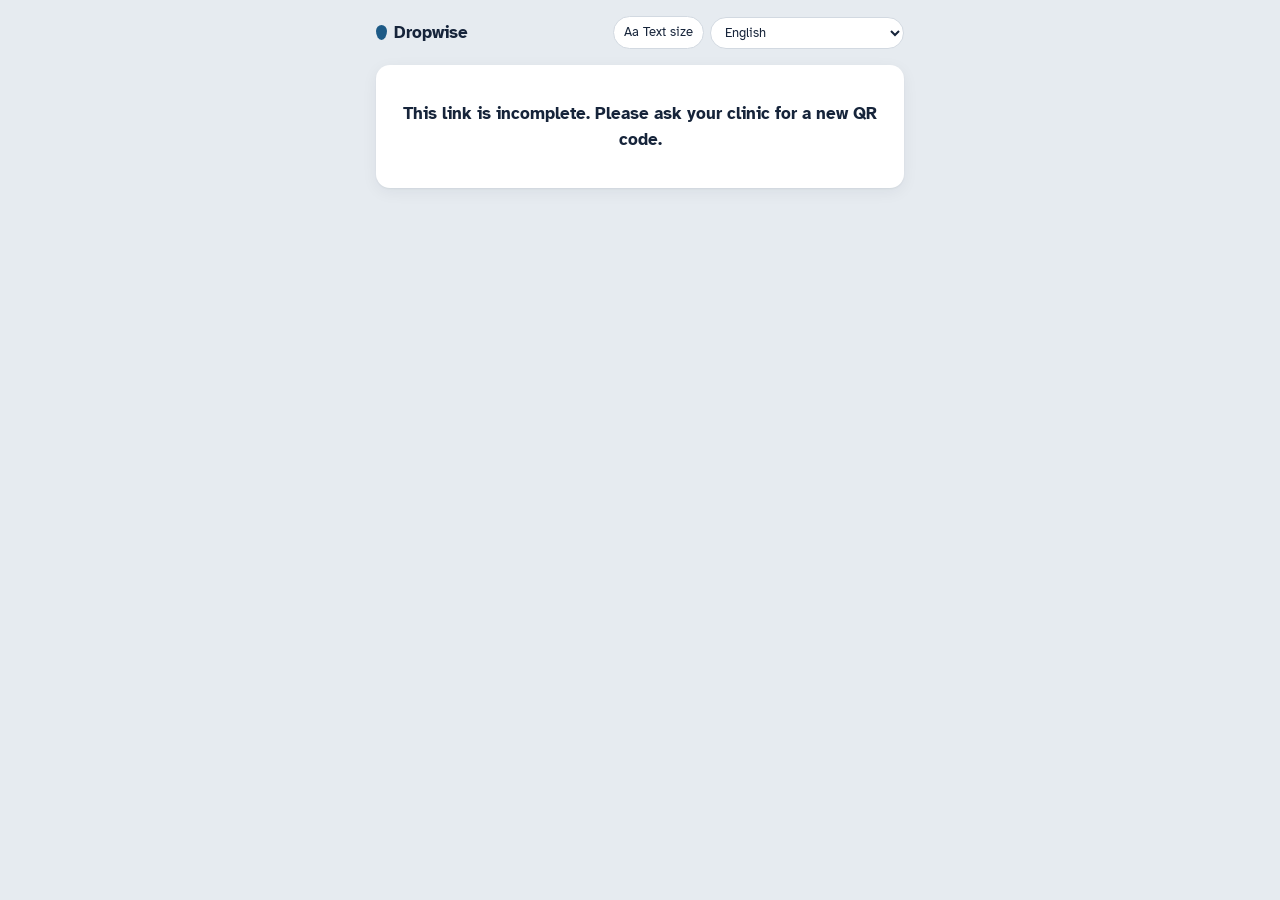
<file: patient.html>
<!doctype html>
<html lang="en">
<head>
<meta charset="utf-8">
<meta name="viewport" content="width=device-width, initial-scale=1, viewport-fit=cover">
<title>Dropwise · My eye drops</title>
<meta name="theme-color" content="#1d5a86">
<link rel="manifest" href="manifest.webmanifest">
<link rel="icon" href="icon.svg" type="image/svg+xml">
<link rel="apple-touch-icon" href="icon-192.png">
<meta name="apple-mobile-web-app-capable" content="yes">
<meta name="apple-mobile-web-app-title" content="Dropwise">
<link rel="preconnect" href="https://fonts.googleapis.com">
<link rel="stylesheet" href="https://fonts.googleapis.com/css2?family=Atkinson+Hyperlegible:wght@400;700&family=IBM+Plex+Mono:wght@500&family=Noto+Sans+Gurmukhi:wght@400;700&family=Noto+Naskh+Arabic:wght@400;700&family=Noto+Sans+Devanagari:wght@400;700&display=swap">
<link rel="stylesheet" href="css/dropwise.css">
<style>
/* Layout: one phone-width column. Next dose on top, then today's list, reminders, the taper, appointments and safety info. */
body{background:var(--desk);font-size:17px}
/* Text size chosen by the patient: normal / large / extra large. Larger sizes also raise contrast. */
html[data-size="l"] body{font-size:21px}
html[data-size="x"] body{font-size:25px}
html[data-size="l"],html[data-size="x"]{--muted:var(--ink);--rule:color-mix(in srgb,var(--ink) 45%,transparent)}
body:lang(ar){font-size:18px}
html[data-size="l"] body:lang(ar){font-size:22px}
html[data-size="x"] body:lang(ar){font-size:26px}
.wrap{max-width:560px;margin:0 auto;padding:max(16px,env(safe-area-inset-top)) 16px calc(40px + env(safe-area-inset-bottom));display:flex;flex-direction:column;gap:16px}
.top{display:flex;justify-content:space-between;align-items:center;gap:8px;flex-wrap:wrap}
.brand{font-weight:700;display:flex;align-items:center;gap:7px}
.drop-mark{width:11px;height:15px;background:var(--accent);border-radius:50%/60% 60% 40% 40%;transform:rotate(180deg);display:inline-block}
.top-tools{display:flex;gap:6px;align-items:center;flex-wrap:wrap}
.top select,.pill{font-size:.8rem;color:var(--ink);background:var(--field);border:1px solid var(--rule);border-radius:99px;padding:6px 10px;cursor:pointer}
.pill[aria-pressed="true"]{background:var(--ink);color:var(--paper);border-color:var(--ink)}
.card{background:var(--paper);border-radius:14px;padding:16px;box-shadow:0 1px 2px rgba(20,30,45,.06),0 4px 16px rgba(20,30,45,.06);display:flex;flex-direction:column;gap:12px}
.hero{gap:10px}
.hero-row{display:flex;align-items:center;justify-content:space-between;gap:12px;flex-wrap:wrap}
.pbar{height:10px;border-radius:99px;background:var(--tint);overflow:hidden}
.pbar i{display:block;height:100%;background:var(--accent);border-radius:99px}
.hero h1{margin:0;font-size:1.12rem;line-height:1.3}
.hero .day{color:var(--muted);font-size:.95rem;margin-top:2px}
.eye-badge{border:3px solid var(--ink);border-radius:10px;padding:5px 12px;text-align:center;font-weight:700;font-size:1.05rem;line-height:1.2}
.eye-badge small{display:block;font-family:var(--f-mono);font-size:.62rem;letter-spacing:.1em;color:var(--muted)}
.alert{border:2px solid var(--warn);background:var(--warn-bg);font-weight:700}
.next{border:2px solid var(--accent)}
.next .label{font-size:.8rem;font-weight:700;color:var(--accent)}
.next-drugs{list-style:none;margin:0;padding:0;display:flex;flex-direction:column;gap:10px}
.next-drugs li{display:grid;grid-template-columns:auto minmax(0,1fr);gap:8px;align-items:start}
.next-drugs .num{font-weight:700;color:var(--accent);font-size:1.2em;line-height:1.1}
.actions{display:grid;grid-template-columns:1fr auto;gap:10px}
.big-btn{border:0;border-radius:12px;padding:14px 16px;font-weight:700;font-size:1.02rem;cursor:pointer;background:var(--accent);color:var(--accent-ink)}
.big-btn.ghost{background:transparent;color:var(--accent);border:2px solid var(--accent)}
.big-btn.wide{width:100%}
.help{font-size:.85rem;color:var(--muted);margin:0}
.msg{margin:0;font-weight:700}
h2{margin:0;font-size:1.08rem}
.today-list{display:flex;flex-direction:column}
.trow{display:grid;grid-template-columns:minmax(0,1fr) 34px;grid-template-areas:"when tick" "drops drops";align-items:center;gap:8px 10px;padding:12px 6px;border:0;border-top:1px solid var(--rule);background:none;color:inherit;text-align:start;width:100%;cursor:pointer;border-radius:0}
.trow:first-child{border-top:0}
.t-when{grid-area:when;display:flex;gap:8px;align-items:center}
.t-when > span{display:flex;align-items:baseline;gap:8px;flex-wrap:wrap}
.t-when .ico{width:22px;height:22px;color:var(--ink);flex:none}
.t-when b{font-size:1.05rem}
.t-when time{font-family:var(--f-mono);font-size:.85rem;color:var(--muted);font-variant-numeric:tabular-nums}
.t-drops{grid-area:drops;display:flex;flex-direction:column;gap:8px;min-width:0;padding-inline-start:30px}
.t-drop{display:flex;gap:4px;align-items:flex-start}
.t-drop .num{color:var(--accent);font-size:1.1em;line-height:1.3}
.tick{grid-area:tick;width:30px;height:30px;border-radius:50%;border:2px solid var(--rule);display:grid;place-items:center;justify-self:end}
.trow.is-done .tick{background:var(--good);border-color:var(--good)}
.trow.is-done .tick::after{content:"";width:9px;height:15px;border:solid var(--paper);border-width:0 3px 3px 0;transform:rotate(45deg) translate(-1px,-2px)}
.trow.is-done .t-when,.trow.is-done .t-drops{opacity:.5}
.trow.is-next{background:color-mix(in srgb,var(--flu) 24%,transparent);border-radius:8px}
.when-now{display:flex;align-items:center;gap:10px;font-size:1.6rem;line-height:1.1}
.when-now .ico{width:34px;height:34px;color:var(--ink)}
.when-now time{font-family:var(--f-mono);font-weight:500;font-variant-numeric:tabular-nums}
.next .bottle .b-cap{font-size:1.25rem}
.next .bottle .b-name{font-size:1rem}
/* Pill cards at phone width: slightly tighter columns */
.pcards{grid-template-columns:1fr}
.pcard{font-size:min(1em,16px)}
.pc th{overflow-wrap:normal}
.pc th:first-child{width:44%}
.pc th{font-size:.56em;padding-inline:0}
.pc td.pc-name{padding:5px 4px}
.pc .bottle{gap:5px}
.pc .bottle .mark{width:18px;height:18px}
.pc .b-cap{font-size:.9em}
.pc .b-name{font-size:.8em}
.pc .dose .mark{width:20px;height:20px}
.pcard header{font-size:.9em}
.prn{font-size:.9rem;color:var(--muted);display:flex;align-items:center;gap:6px;flex-wrap:wrap}
.call{display:flex;justify-content:space-between;align-items:center;gap:12px;flex-wrap:wrap;font-weight:700}
.call a{color:var(--accent)}
.foot{font-size:.8rem;color:var(--muted);text-align:center;margin:0}
.how-grid{grid-template-columns:1fr}
.invalid{text-align:center;padding:36px 18px}
.card-head{display:flex;justify-content:space-between;align-items:baseline;gap:10px;flex-wrap:wrap}
.count{font-size:.85rem;font-weight:700;color:var(--good)}
.actions .big-btn svg{display:block}
/* Text size chooser (first open) */
.size-card{border:2px solid var(--accent)}
.size-opts{display:grid;grid-template-columns:repeat(3,minmax(0,1fr));gap:8px}
.size-opt{border:2px solid var(--rule);border-radius:12px;background:var(--field);color:var(--ink);padding:12px 6px;cursor:pointer;display:flex;flex-direction:column;align-items:center;gap:4px;min-width:0}
.size-opt.on{border-color:var(--accent);box-shadow:0 0 0 3px color-mix(in srgb,var(--accent) 25%,transparent)}
.size-aa{font-weight:700;line-height:1.1;overflow-wrap:anywhere;text-align:center}
.size-lbl{font-size:13px;color:var(--muted)}
/* Progress: one square per day */
.pgrid{display:grid;grid-template-columns:repeat(7,minmax(0,1fr));gap:6px}
.pday{aspect-ratio:1;max-width:100%;border-radius:8px;border:2px solid var(--rule);display:grid;place-items:center;font-size:.8rem;font-weight:700;font-family:var(--f-mono)}
.pday.full{background:var(--good);border-color:var(--good);color:var(--paper)}
.pday.part{background:linear-gradient(to top,var(--good) 50%,transparent 50%);border-color:var(--good)}
.pday.missed{border-style:solid;color:var(--muted)}
.pday.future{border-style:dashed;color:var(--muted);opacity:.7}
.pday.today{outline:3px solid var(--accent);outline-offset:2px}
/* "It's time" screen */
body.flow-open{overflow:hidden}
#now{position:fixed;inset:0;z-index:50;background:var(--paper);overflow-y:auto}
.nw{max-width:560px;margin:0 auto;min-height:100%;display:flex;flex-direction:column;padding:calc(12px + env(safe-area-inset-top)) 18px calc(24px + env(safe-area-inset-bottom))}
.nw-head{display:flex;justify-content:space-between;align-items:center;gap:10px;font-size:1rem;color:var(--muted)}
.nw-head b{color:var(--ink)}
.nw-x{border:0;background:var(--tint);color:var(--ink);width:44px;height:44px;border-radius:50%;font-size:1.6rem;line-height:1;cursor:pointer}
.nw-body{flex:1;display:flex;flex-direction:column;align-items:center;justify-content:center;text-align:center;gap:12px;padding-block:16px;min-width:0}
.nw-body > *{max-width:100%}
.nw-body p{overflow-wrap:break-word}
.nw-step{margin:0;font-weight:700;color:var(--accent);font-size:1.05rem}
.nw-dots{display:flex;gap:8px;min-height:10px}
.nw-dots i{width:12px;height:12px;border-radius:50%;background:var(--rule)}
.nw-dots i.on{background:var(--accent)} .nw-dots i.was{background:var(--good)}
.nw-mark .mark{width:132px;height:132px}
.nw-cap{margin:0;font-size:2.1rem;line-height:1.15;text-wrap:balance}
.nw-name{margin:0;font-size:1.15rem;font-weight:700}
.nw-name span{color:var(--muted);font-weight:400}
.nw-badges{display:flex;gap:6px;flex-wrap:wrap;justify-content:center}
.nw-badges .badge{font-size:.85rem;padding:2px 10px}
.nw-hint{margin:4px 0 0;color:var(--muted);font-size:.95rem;max-width:min(30em,100%)}
.nw-sub{margin:0;color:var(--muted);font-size:1.05rem}
.nw-timer{font-family:var(--f-mono);font-size:4.6rem;font-weight:500;line-height:1;font-variant-numeric:tabular-nums}
.nw-next{border:2px dashed var(--rule);border-radius:12px;padding:10px 14px;text-align:start}
.nw-check{width:110px;height:110px;border-radius:50%;background:var(--good);position:relative}
.nw-check::after{content:"";position:absolute;left:38px;top:20px;width:28px;height:52px;border:solid var(--paper);border-width:0 9px 9px 0;transform:rotate(45deg)}
.nw-actions{display:flex;flex-direction:column-reverse;gap:10px;width:100%}
.nw-actions .big-btn{width:100%}
.nw-actions .big-btn{padding:18px 16px;font-size:1.1rem}
/* Voice choice */
.voice-row{display:grid;grid-template-columns:auto minmax(0,1fr);gap:8px;align-items:center;margin-top:4px}
.voice-row .pill{grid-column:1 / -1;justify-self:start;font-size:.9rem;padding:8px 14px}
.voice-row label{font-weight:700}
.voice-row select{min-width:0;font-size:.95rem;padding:8px;border:1px solid var(--rule);border-radius:8px;background:var(--field);color:var(--ink)}
.big-code{font-family:var(--f-mono);font-size:2.1rem;font-weight:500;letter-spacing:.1em;text-align:center;border:2px dashed var(--accent);border-radius:10px;padding:8px;direction:ltr}
</style>
</head>
<body>
<div class="wrap" id="app"></div>
<div id="now" hidden></div>
<script src="js/i18n.js"></script>
<script src="js/core.js"></script>
<script src="js/patient.js"></script>
</body>
</html>
</file>
<file: css/dropwise.css>
/* Dropwise shared styles: colour tokens, fonts, drop marks and the patient-sheet components used by both pages. */
:root{
  --desk:#e6ebf0; --panel:#f6f8fa; --paper:#ffffff; --ink:#16243a; --muted:#586577; --rule:#d2d9e1;
  --accent:#1d5a86; --accent-ink:#ffffff; --flu:#dbe94f; --good:#2e7d4f; --good-bg:#e5f3ea;
  --warn:#a8231b; --warn-bg:#fcebe9; --field:#ffffff; --tint:color-mix(in srgb,var(--rule) 30%,transparent);
  /* Cap colours (AAO topical ocular cap colour code, plus common glaucoma caps) */
  --cap-tan:#c9a06c; --cap-pink:#ef97ae; --cap-gray:#9aa1a8; --cap-red:#d44343; --cap-green:#3f9b5b; --cap-purple:#8b62c7;
  --cap-yellow:#e8c93c; --cap-teal:#2aa3a3; --cap-orange:#e88a2e; --cap-blue:#3d7cc9; --cap-white:#f7f7f4; --cap-navy:#22356b; --cap-lightgreen:#8fd18a;
  --f-body:"Atkinson Hyperlegible", system-ui, -apple-system, "Segoe UI", sans-serif;
  --f-mono:"IBM Plex Mono", ui-monospace, "SFMono-Regular", Menlo, monospace;
  color-scheme:light;
}
@media (prefers-color-scheme: dark){ :root:not([data-theme="light"]){
  --desk:#0f141a; --panel:#141b23; --paper:#1a222c; --ink:#e5ebf1; --muted:#9ba8b6; --rule:#2c3744;
  --accent:#7db4de; --accent-ink:#0f141a; --flu:#c6d93a; --good:#7fd19e; --good-bg:#1c3326;
  --warn:#ff8f85; --warn-bg:#3a2020; --field:#10161d; color-scheme:dark } }
:root[data-theme="dark"]{
  --desk:#0f141a; --panel:#141b23; --paper:#1a222c; --ink:#e5ebf1; --muted:#9ba8b6; --rule:#2c3744;
  --accent:#7db4de; --accent-ink:#0f141a; --flu:#c6d93a; --good:#7fd19e; --good-bg:#1c3326;
  --warn:#ff8f85; --warn-bg:#3a2020; --field:#10161d; color-scheme:dark }

*{box-sizing:border-box}
html,body{margin:0}
body{background:var(--desk);color:var(--ink);font-family:var(--f-body);font-size:15px;line-height:1.5}
[hidden]{display:none!important}
img,svg{max-width:100%}
button,input,select,textarea{font:inherit}
:focus-visible{outline:2px solid var(--accent);outline-offset:2px}

/* Script-specific fonts */
:lang(pa){font-family:"Noto Sans Gurmukhi",var(--f-body)}
:lang(ar){font-family:"Noto Naskh Arabic",var(--f-body)}
:lang(hi){font-family:var(--f-body),"Noto Sans Devanagari","Kohinoor Devanagari","Nirmala UI",sans-serif}
:lang(zh-Hans){font-family:var(--f-body),"PingFang SC","Noto Sans CJK SC","Microsoft YaHei",sans-serif}
:lang(zh-Hant){font-family:var(--f-body),"PingFang HK","PingFang TC","Noto Sans CJK TC","Microsoft JhengHei",sans-serif}
:lang(ja){font-family:var(--f-body),"Hiragino Sans","Noto Sans CJK JP","Yu Gothic",sans-serif}
:lang(ko){font-family:var(--f-body),"Apple SD Gothic Neo","Noto Sans CJK KR","Malgun Gothic",sans-serif}
.en{display:block;font-family:var(--f-body);font-size:.8em;color:var(--muted);font-weight:400;line-height:1.3;margin-top:1px}

/* Drop marks: shape = type of drop, fill = cap colour */
.mark{flex:none;display:inline-block;vertical-align:middle;overflow:visible}
.drug-name{display:flex;align-items:center;gap:6px 7px;font-weight:700;flex-wrap:wrap;line-height:1.25}
.drug-name .brand{font-weight:400;color:var(--muted)}
.drug-cls{font-weight:400;font-size:.88em;margin-top:2px;padding-inline-start:25px}
.badge{font-size:.72em;font-weight:700;border:1px solid currentColor;border-radius:99px;padding:0 7px;white-space:nowrap;line-height:1.5}
.badge.eye{background:var(--ink);color:var(--paper);border-color:var(--ink)}
.no-wrap{white-space:nowrap}
.tnum{font-family:var(--f-mono);font-variant-numeric:tabular-nums}

/* At a glance (taper staircase) */
.tbl-wrap{overflow-x:auto;border:1px solid var(--rule);border-radius:8px}
.glance{border-collapse:collapse;width:100%}
.glance th,.glance td{padding:7px 10px;border-bottom:1px solid var(--rule);text-align:center;vertical-align:middle}
.glance tr:last-child td{border-bottom:0}
.glance thead th{font-size:.85em;background:var(--tint);vertical-align:bottom}
.glance thead .drug-name{flex-direction:column;gap:3px;justify-content:center}
.glance th:first-child,.glance td:first-child{text-align:start}
.glance .range{font-family:var(--f-mono);font-size:.85em;white-space:nowrap;font-variant-numeric:tabular-nums}
.glance .range small{display:block;color:var(--muted);font-family:var(--f-body);font-size:.92em}
.glance tr.now td{background:color-mix(in srgb,var(--flu) 30%,transparent)}
.dots{display:inline-flex;gap:4px;flex-wrap:wrap;justify-content:center}
.cell-note{font-size:.82em;font-weight:700;display:inline-flex;align-items:center;gap:4px}
.cell-none{color:var(--muted)}
.key{margin:6px 0 0;font-size:.82em;color:var(--muted)}
.legend{display:grid;grid-template-columns:repeat(auto-fit,minmax(230px,1fr));gap:8px 18px}

/* What to use and when (stages × clock times) */
.order-note{margin:0;font-size:.88em;font-weight:700}
.when-tbl{border-collapse:collapse;width:100%}
.when-tbl th,.when-tbl td{padding:6px 8px;border-bottom:1px solid var(--rule);text-align:center;vertical-align:middle}
.when-tbl tr:last-child td{border-bottom:0}
.when-tbl thead th{background:var(--tint);font-size:.82em;font-weight:500;white-space:nowrap}
.when-tbl thead th .ico{width:16px;height:16px;color:var(--muted);display:block;margin:0 auto 1px}
.when-tbl th:first-child,.when-tbl td:first-child{text-align:start}
.when-tbl .range{font-family:var(--f-mono);font-size:.85em;white-space:nowrap;font-variant-numeric:tabular-nums}
.when-tbl .range .prn{display:flex;align-items:center;gap:3px;font-family:var(--f-body);color:var(--muted);font-size:.9em;white-space:normal}
.seq{display:inline-flex;align-items:center;gap:2px}
.seq .arrow{width:9px;height:9px;display:inline-block;position:relative}
.seq .arrow::before{content:"";position:absolute;inset:2px 1px;border-top:1.5px solid var(--muted)}
.seq .arrow::after{content:"";position:absolute;right:0;top:2px;width:4px;height:4px;border:solid var(--muted);border-width:1.5px 1.5px 0 0;transform:rotate(45deg)}
[dir="rtl"] .seq .arrow{transform:scaleX(-1)}
.ico{width:18px;height:18px}
.eye-head{break-after:avoid;page-break-after:avoid;margin:4px 0 0;display:flex;align-items:baseline;gap:8px;font-size:1em}
.eye-head .badge{font-size:.9em;padding:2px 10px}
.eye-head .en{display:inline}

/* Usual drops and appointments */
.usual,.appts{list-style:none;margin:0;padding:0;display:flex;flex-direction:column;gap:6px}
.usual li{display:grid;grid-template-columns:auto minmax(0,1fr);align-items:center;gap:2px 8px}
.usual .u-act{grid-column:2}
.usual .u-name{font-weight:700}
.usual .u-act{font-size:.92em}
.usual li.stop .u-name{text-decoration:line-through;text-decoration-thickness:2px}
.usual li.stop .u-act{color:var(--warn);font-weight:700}
.appts li{font-size:.95em}

/* How to use your drops: pictogram cards */
.how-grid{list-style:none;margin:0;padding:0;display:grid;grid-template-columns:repeat(auto-fit,minmax(200px,1fr));gap:10px;counter-reset:how}
.how-grid li{display:grid;grid-template-columns:56px minmax(0,1fr);gap:10px;align-items:center;border:1px solid var(--rule);border-radius:8px;padding:8px 10px;counter-increment:how}
.how-grid .picto{width:56px;height:56px;color:var(--ink);position:relative}
.how-grid .picto::before{content:counter(how);position:absolute;inset-inline-start:-4px;top:-4px;background:var(--ink);color:var(--paper);font-weight:700;font-size:.75rem;width:18px;height:18px;border-radius:50%;display:grid;place-items:center;font-family:var(--f-body)}
.missed{border-inline-start:4px solid var(--accent);background:var(--tint);padding:8px 12px;border-radius:4px;font-weight:700}

.tips{margin:0;padding-inline-start:1.2em;display:flex;flex-direction:column;gap:5px}
.warn{border:2px solid var(--warn);background:var(--warn-bg);border-radius:8px;padding:12px 16px}
.warn h3,.warn h2{color:var(--warn)}
.warn ul{margin:0;padding-inline-start:1.2em;display:flex;flex-direction:column;gap:4px;font-weight:700}
.phone-num{font-family:var(--f-mono);direction:ltr;unicode-bidi:isolate}

@media (prefers-reduced-motion:reduce){*{transition:none!important;animation:none!important}}

/* Bottle label: cap colour in words, then generic (brand) */
.bottle{display:flex;align-items:flex-start;gap:8px;min-width:0}
.bottle .mark{margin-top:1px}
.b-text{display:flex;flex-direction:column;min-width:0}
.b-cap{font-weight:700;font-size:1.02em;line-height:1.2;letter-spacing:.01em}
.en-in{font-family:var(--f-body);font-weight:400;font-size:.78em;color:var(--muted)}
.b-name .badge{vertical-align:1px}
.b-name{font-size:.9em;line-height:1.25;overflow-wrap:break-word}
.b-name .brand{color:var(--muted)}
.b-badges{display:flex;flex-wrap:wrap;gap:4px;margin-top:3px}
.b-what{font-size:.82em;color:var(--muted);margin-top:2px}
.b-last{font-size:.8em;font-weight:700;margin-top:2px;color:var(--warn)}
.badge.today{background:var(--flu);color:#16243a;border-color:transparent}

/* Pill cards: one per taper stage, four fixed time-of-day columns so they never overflow */
.pcards{display:grid;grid-template-columns:repeat(auto-fill,minmax(min(100%,330px),1fr));gap:10px}
.pcard{border:1.5px solid var(--ink);border-radius:8px;overflow:hidden;min-width:0;break-inside:avoid}
.pcard.now{box-shadow:0 0 0 3px color-mix(in srgb,var(--flu) 70%,transparent)}
.pcard header{display:flex;align-items:baseline;gap:8px;flex-wrap:wrap;padding:6px 10px;background:var(--ink);color:var(--paper);font-weight:700}
.pcard header small{font-weight:400;opacity:.85}
.pc{border-collapse:collapse;width:100%;table-layout:fixed}
.pc th{font-size:.72em;font-weight:700;padding:5px 2px 4px;text-align:center;vertical-align:bottom;background:var(--tint);line-height:1.15}
.pc th:first-child{width:48%}
.pc th .ico{width:16px;height:16px;display:block;margin:0 auto 1px;color:var(--ink)}
.pc th .s-name{display:block}
.pc th .en{font-size:.9em;margin:0}
.pc th .s-time{display:block;font-family:var(--f-mono);font-weight:500;color:var(--muted);font-size:.95em}
.pc td{border-top:1px solid var(--rule);padding:5px 2px;text-align:center;vertical-align:middle}
.pc td + td{border-inline-start:1px dashed var(--rule)}
.pc td.pc-name{text-align:start;padding:5px 8px;display:flex;gap:4px;align-items:flex-start}
.pc td.pc-name .num{color:var(--accent);font-size:1.1em;line-height:1.3}
.pc td.span{font-weight:700;font-size:.9em}
.pc .dose{display:inline-flex}
.pcards.one{grid-template-columns:minmax(0,1fr)}
.pcards.one .pc th:first-child{width:40%}
.pcard header .en{display:inline;color:inherit;opacity:.8;margin-inline-start:6px}

/* Glaucoma: one row per bottle with which eye, how often and possible side effects */
.info-tbl{border-collapse:collapse;width:100%;border:1.5px solid var(--ink);border-radius:8px;overflow:hidden;border-spacing:0}
.info-tbl th{background:var(--ink);color:var(--paper);text-align:start;font-size:.85em;padding:5px 10px}
.info-tbl th .en{display:inline;color:inherit;opacity:.8;margin-inline-start:6px}
.info-tbl td{border-top:1px solid var(--rule);padding:5px 10px;vertical-align:top}
.info-tbl tr{break-inside:avoid}
.info-drop{width:35%}
.info-name{display:grid;grid-template-columns:auto minmax(0,1fr);align-items:start;gap:7px;line-height:1.25}
.info-name .brand{color:var(--muted)}
.info-cls{font-size:.85em;color:var(--muted);margin-top:2px}
.info-when{display:flex;align-items:flex-start;gap:5px;font-weight:700;margin-top:4px;font-size:.95em}
.info-when .ico{width:16px;height:16px;flex:none;margin-top:1px}
.info-se{font-size:.9em}
.info-se .se-lbl{display:none}
.sr-only{position:absolute;width:1px;height:1px;overflow:hidden;clip:rect(0 0 0 0);white-space:nowrap}
/* On a phone the two columns stack */
@media (max-width:560px){
  .info-tbl,.info-tbl tbody,.info-tbl tr,.info-tbl td{display:block;width:auto}
  .info-tbl thead{display:none}
  .info-tbl tr + tr{border-top:1.5px solid var(--ink)}
  .info-tbl td{border-top:0}
  .info-tbl td.info-se{padding-top:0;padding-inline-start:39px}
  .info-se .se-lbl{display:block;color:var(--muted);font-size:.92em}
  .info-se .se-lbl .en{display:inline;margin-inline-start:5px}
}
</file>
